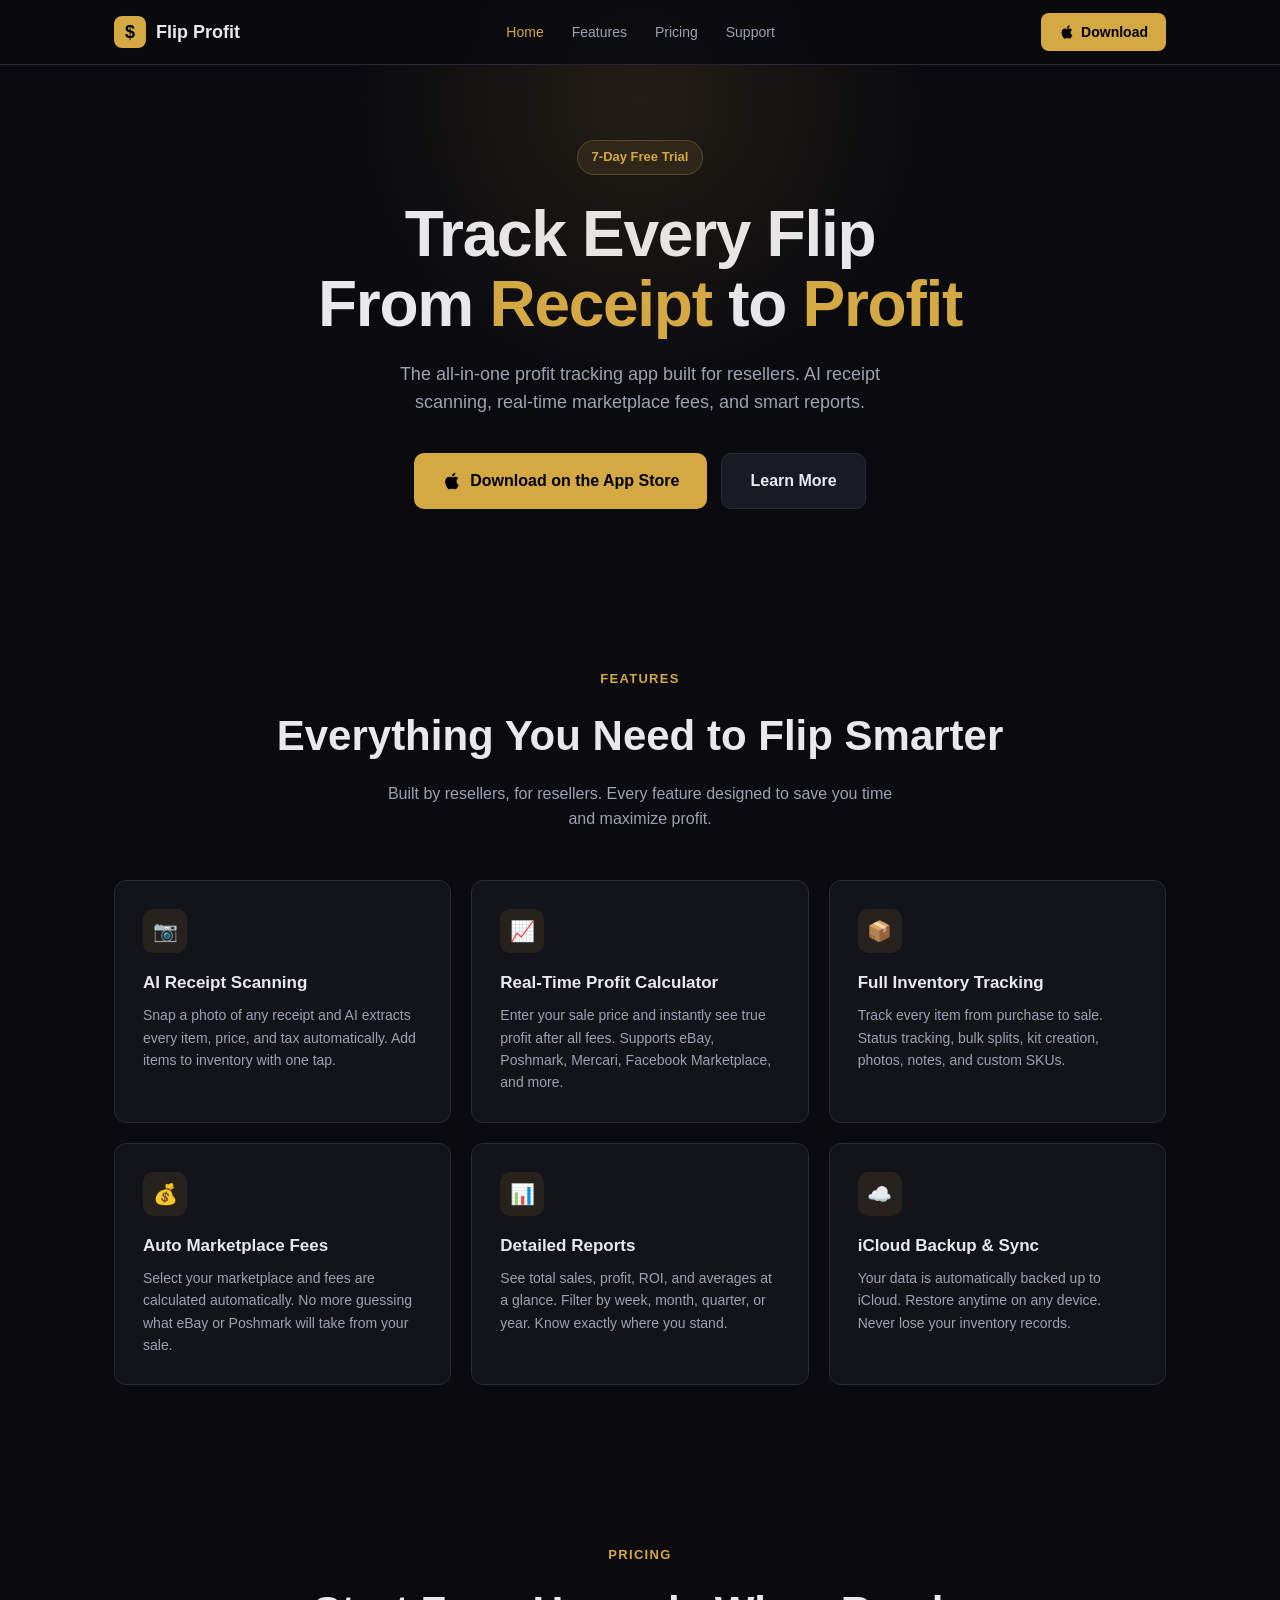
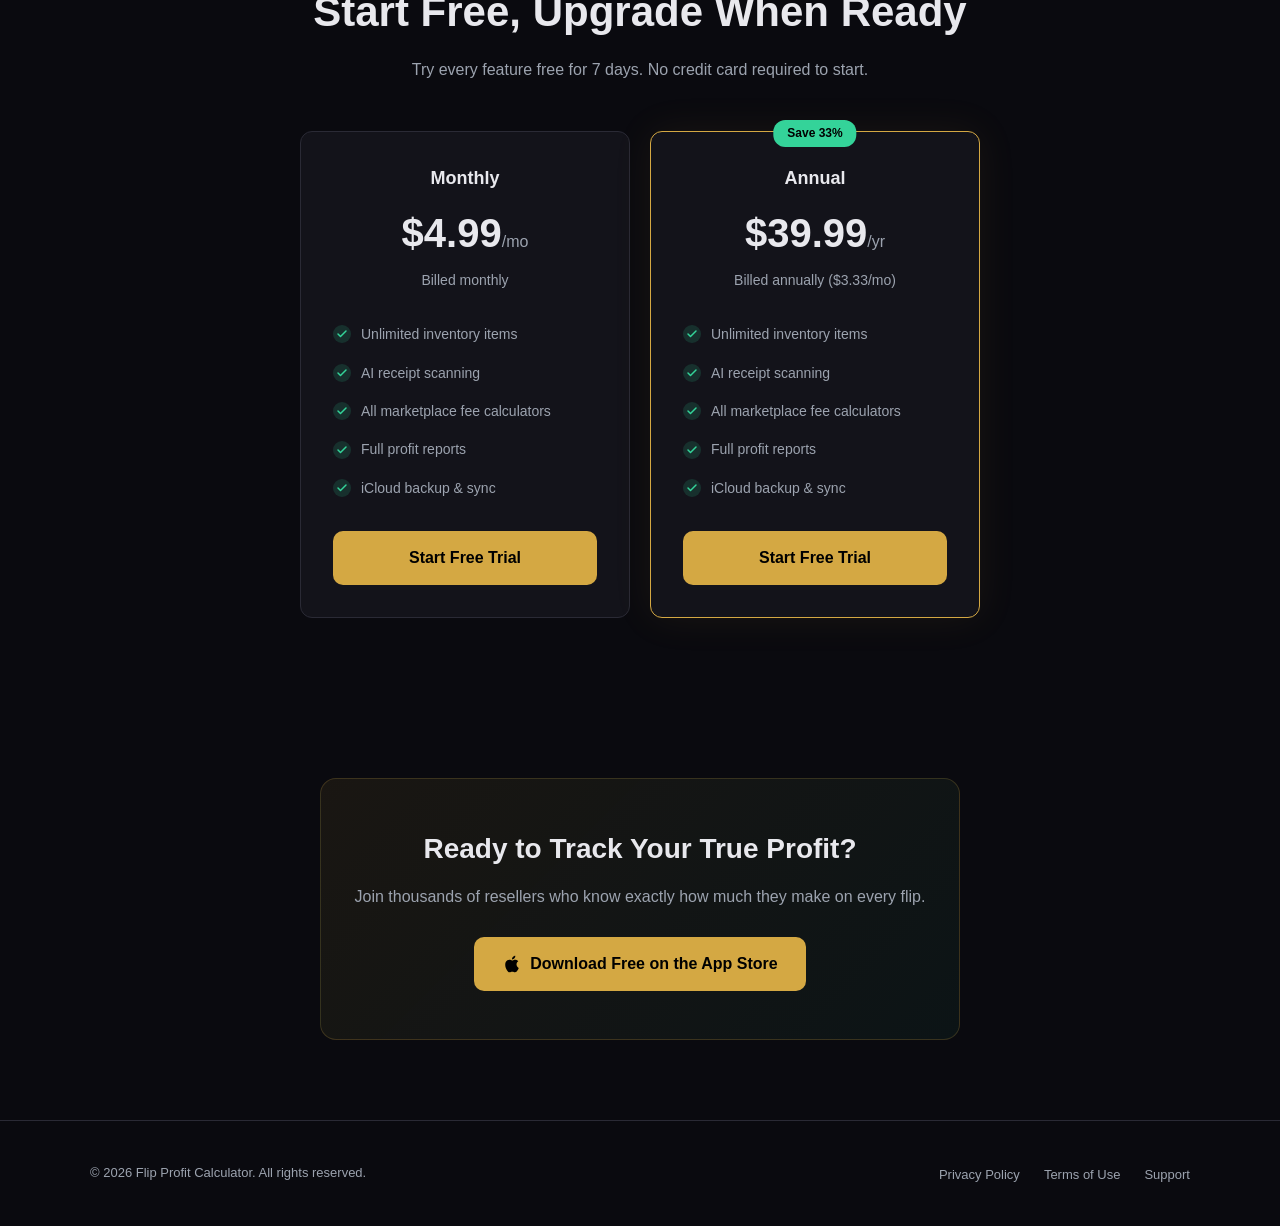
<file: index.html>
<!DOCTYPE html>
<html lang="en">
<head>
  <meta charset="UTF-8">
  <meta name="viewport" content="width=device-width, initial-scale=1.0">
  <title>Flip Profit Calculator - Track Every Flip From Receipt to Profit</title>
  <meta name="description" content="The all-in-one profit tracking app for resellers. AI receipt scanning, real-time eBay fees, inventory management, and smart reports. Available on iOS.">
  <meta name="keywords" content="profit calculator, reseller app, eBay fee calculator, inventory tracker, flip profit, reselling, Poshmark, Mercari">
  <meta name="author" content="Essential Dev Team">
  <meta name="robots" content="index, follow">
  <link rel="canonical" href="https://snrgwa-bot.github.io/flip-profit-calculator/">

  <!-- Open Graph -->
  <meta property="og:title" content="Flip Profit Calculator - Track Every Flip">
  <meta property="og:description" content="The all-in-one profit tracking app for resellers. AI receipt scanning, real-time marketplace fees, and smart reports.">
  <meta property="og:type" content="website">
  <meta property="og:url" content="https://snrgwa-bot.github.io/flip-profit-calculator/">

  <!-- Twitter -->
  <meta name="twitter:card" content="summary_large_image">
  <meta name="twitter:title" content="Flip Profit Calculator">
  <meta name="twitter:description" content="Track every flip from receipt to profit. AI receipt scanning & real-time fee calculation.">

  <link rel="stylesheet" href="assets/style.css">

  <!-- Structured Data -->
  <script type="application/ld+json">
  {
    "@context": "https://schema.org",
    "@type": "MobileApplication",
    "name": "Flip Profit Calculator",
    "operatingSystem": "iOS",
    "applicationCategory": "BusinessApplication",
    "offers": {
      "@type": "Offer",
      "price": "0",
      "priceCurrency": "USD"
    },
    "description": "The all-in-one profit tracking app for resellers. AI receipt scanning, real-time marketplace fees, inventory management, and smart reports.",
    "aggregateRating": {
      "@type": "AggregateRating",
      "ratingValue": "5",
      "ratingCount": "1"
    }
  }
  </script>
</head>
<body>

  <!-- NAV -->
  <nav class="nav" id="nav">
    <div class="nav-inner">
      <a href="index.html" class="nav-brand">
        <svg width="32" height="32" viewBox="0 0 32 32" fill="none"><rect width="32" height="32" rx="8" fill="#d4a843"/><text x="16" y="22" text-anchor="middle" font-size="18" font-weight="bold" fill="#000">$</text></svg>
        Flip Profit
      </a>
      <button class="nav-toggle" onclick="document.getElementById('nav').classList.toggle('open')" aria-label="Toggle menu">
        <svg width="24" height="24" viewBox="0 0 24 24" fill="none" stroke="currentColor" stroke-width="2"><line x1="3" y1="6" x2="21" y2="6"/><line x1="3" y1="12" x2="21" y2="12"/><line x1="3" y1="18" x2="21" y2="18"/></svg>
      </button>
      <ul class="nav-links">
        <li><a href="index.html" class="active">Home</a></li>
        <li><a href="#features">Features</a></li>
        <li><a href="#pricing">Pricing</a></li>
        <li><a href="support.html">Support</a></li>
      </ul>
      <div class="nav-cta-wrap">
        <a href="https://apps.apple.com/app/id6758547776" class="nav-cta">
          <svg viewBox="0 0 24 24" fill="currentColor"><path d="M18.71 19.5c-.83 1.24-1.71 2.45-3.05 2.47-1.34.03-1.77-.79-3.29-.79-1.53 0-2 .77-3.27.82-1.31.05-2.3-1.32-3.14-2.53C4.25 17 2.94 12.45 4.7 9.39c.87-1.52 2.43-2.48 4.12-2.51 1.28-.02 2.5.87 3.29.87.78 0 2.26-1.07 3.8-.91.65.03 2.47.26 3.64 1.98-.09.06-2.17 1.28-2.15 3.81.03 3.02 2.65 4.03 2.68 4.04-.03.07-.42 1.44-1.38 2.83"/><path d="M13 3.5c.73-.83 1.94-1.46 2.94-1.5.13 1.17-.34 2.35-1.04 3.19-.69.85-1.83 1.51-2.95 1.42-.15-1.15.41-2.35 1.05-3.11"/></svg>
          Download
        </a>
      </div>
    </div>
  </nav>

  <!-- HERO -->
  <section class="hero">
    <div class="hero-badge">7-Day Free Trial</div>
    <h1>Track Every Flip<br>From <span>Receipt</span> to <span>Profit</span></h1>
    <p>The all-in-one profit tracking app built for resellers. AI receipt scanning, real-time marketplace fees, and smart reports.</p>
    <div class="hero-buttons">
      <a href="https://apps.apple.com/app/id6758547776" class="btn-primary">
        <svg width="20" height="20" viewBox="0 0 24 24" fill="currentColor"><path d="M18.71 19.5c-.83 1.24-1.71 2.45-3.05 2.47-1.34.03-1.77-.79-3.29-.79-1.53 0-2 .77-3.27.82-1.31.05-2.3-1.32-3.14-2.53C4.25 17 2.94 12.45 4.7 9.39c.87-1.52 2.43-2.48 4.12-2.51 1.28-.02 2.5.87 3.29.87.78 0 2.26-1.07 3.8-.91.65.03 2.47.26 3.64 1.98-.09.06-2.17 1.28-2.15 3.81.03 3.02 2.65 4.03 2.68 4.04-.03.07-.42 1.44-1.38 2.83"/><path d="M13 3.5c.73-.83 1.94-1.46 2.94-1.5.13 1.17-.34 2.35-1.04 3.19-.69.85-1.83 1.51-2.95 1.42-.15-1.15.41-2.35 1.05-3.11"/></svg>
        Download on the App Store
      </a>
      <a href="#features" class="btn-secondary">Learn More</a>
    </div>
  </section>

  <!-- FEATURES -->
  <section class="features" id="features">
    <div class="section-label">Features</div>
    <h2 class="section-title">Everything You Need to Flip Smarter</h2>
    <p class="section-subtitle">Built by resellers, for resellers. Every feature designed to save you time and maximize profit.</p>

    <div class="features-grid">
      <div class="feature-card">
        <div class="feature-icon">&#128247;</div>
        <h3>AI Receipt Scanning</h3>
        <p>Snap a photo of any receipt and AI extracts every item, price, and tax automatically. Add items to inventory with one tap.</p>
      </div>
      <div class="feature-card">
        <div class="feature-icon">&#128200;</div>
        <h3>Real-Time Profit Calculator</h3>
        <p>Enter your sale price and instantly see true profit after all fees. Supports eBay, Poshmark, Mercari, Facebook Marketplace, and more.</p>
      </div>
      <div class="feature-card">
        <div class="feature-icon">&#128230;</div>
        <h3>Full Inventory Tracking</h3>
        <p>Track every item from purchase to sale. Status tracking, bulk splits, kit creation, photos, notes, and custom SKUs.</p>
      </div>
      <div class="feature-card">
        <div class="feature-icon">&#128176;</div>
        <h3>Auto Marketplace Fees</h3>
        <p>Select your marketplace and fees are calculated automatically. No more guessing what eBay or Poshmark will take from your sale.</p>
      </div>
      <div class="feature-card">
        <div class="feature-icon">&#128202;</div>
        <h3>Detailed Reports</h3>
        <p>See total sales, profit, ROI, and averages at a glance. Filter by week, month, quarter, or year. Know exactly where you stand.</p>
      </div>
      <div class="feature-card">
        <div class="feature-icon">&#9729;&#65039;</div>
        <h3>iCloud Backup & Sync</h3>
        <p>Your data is automatically backed up to iCloud. Restore anytime on any device. Never lose your inventory records.</p>
      </div>
    </div>
  </section>

  <!-- PRICING -->
  <section class="pricing" id="pricing">
    <div class="section-label">Pricing</div>
    <h2 class="section-title">Start Free, Upgrade When Ready</h2>
    <p class="section-subtitle">Try every feature free for 7 days. No credit card required to start.</p>

    <div class="pricing-cards">
      <div class="price-card">
        <h3>Monthly</h3>
        <div class="price-amount">$4.99<span>/mo</span></div>
        <div class="price-period">Billed monthly</div>
        <ul>
          <li>Unlimited inventory items</li>
          <li>AI receipt scanning</li>
          <li>All marketplace fee calculators</li>
          <li>Full profit reports</li>
          <li>iCloud backup & sync</li>
        </ul>
        <a href="https://apps.apple.com/app/id6758547776" class="btn-primary" style="width:100%;justify-content:center;">Start Free Trial</a>
      </div>
      <div class="price-card highlighted">
        <div class="price-badge">Save 33%</div>
        <h3>Annual</h3>
        <div class="price-amount">$39.99<span>/yr</span></div>
        <div class="price-period">Billed annually ($3.33/mo)</div>
        <ul>
          <li>Unlimited inventory items</li>
          <li>AI receipt scanning</li>
          <li>All marketplace fee calculators</li>
          <li>Full profit reports</li>
          <li>iCloud backup & sync</li>
        </ul>
        <a href="https://apps.apple.com/app/id6758547776" class="btn-primary" style="width:100%;justify-content:center;">Start Free Trial</a>
      </div>
    </div>
  </section>

  <!-- CTA -->
  <section class="cta-section">
    <div class="cta-box">
      <h2>Ready to Track Your True Profit?</h2>
      <p>Join thousands of resellers who know exactly how much they make on every flip.</p>
      <a href="https://apps.apple.com/app/id6758547776" class="btn-primary">
        <svg width="20" height="20" viewBox="0 0 24 24" fill="currentColor"><path d="M18.71 19.5c-.83 1.24-1.71 2.45-3.05 2.47-1.34.03-1.77-.79-3.29-.79-1.53 0-2 .77-3.27.82-1.31.05-2.3-1.32-3.14-2.53C4.25 17 2.94 12.45 4.7 9.39c.87-1.52 2.43-2.48 4.12-2.51 1.28-.02 2.5.87 3.29.87.78 0 2.26-1.07 3.8-.91.65.03 2.47.26 3.64 1.98-.09.06-2.17 1.28-2.15 3.81.03 3.02 2.65 4.03 2.68 4.04-.03.07-.42 1.44-1.38 2.83"/><path d="M13 3.5c.73-.83 1.94-1.46 2.94-1.5.13 1.17-.34 2.35-1.04 3.19-.69.85-1.83 1.51-2.95 1.42-.15-1.15.41-2.35 1.05-3.11"/></svg>
        Download Free on the App Store
      </a>
    </div>
  </section>

  <!-- FOOTER -->
  <footer class="footer">
    <div class="footer-inner">
      <div class="footer-copy">&copy; 2026 Flip Profit Calculator. All rights reserved.</div>
      <ul class="footer-links">
        <li><a href="privacy.html">Privacy Policy</a></li>
        <li><a href="terms.html">Terms of Use</a></li>
        <li><a href="support.html">Support</a></li>
      </ul>
    </div>
  </footer>

</body>
</html>
</file>
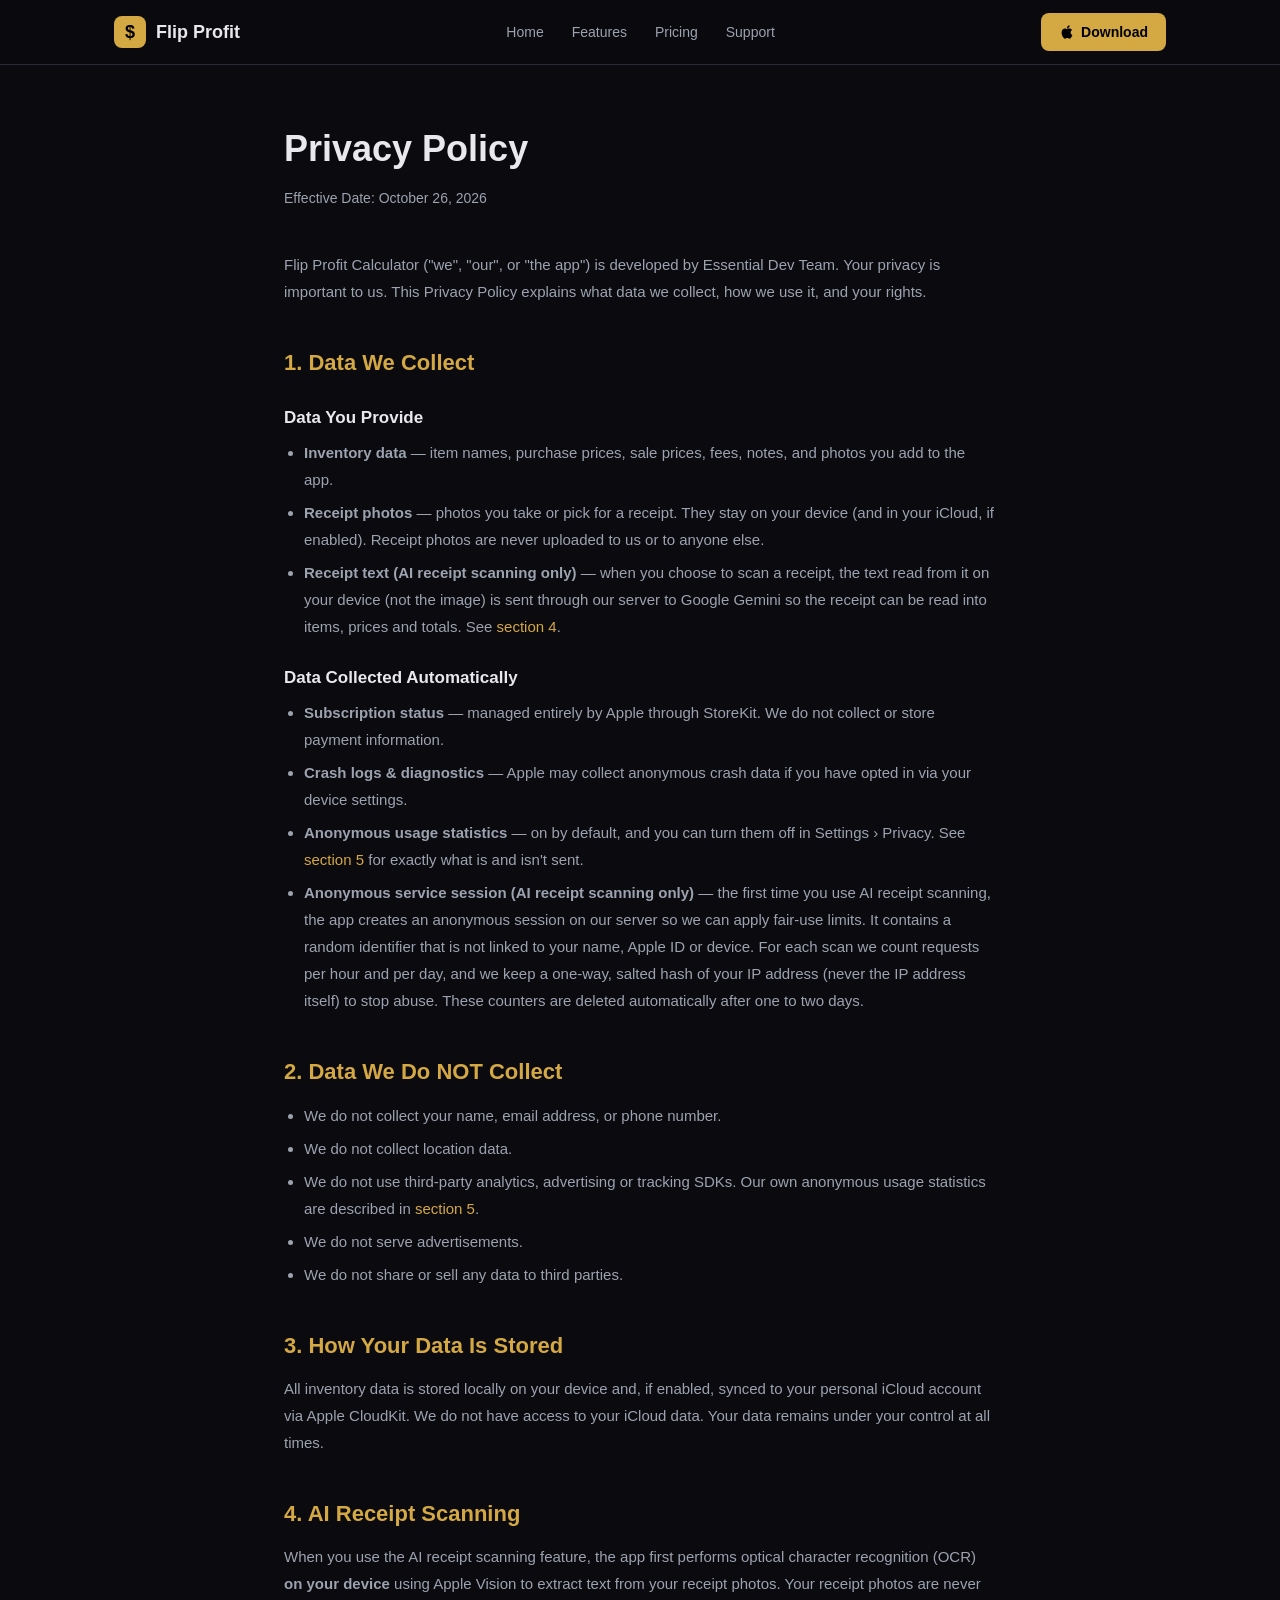
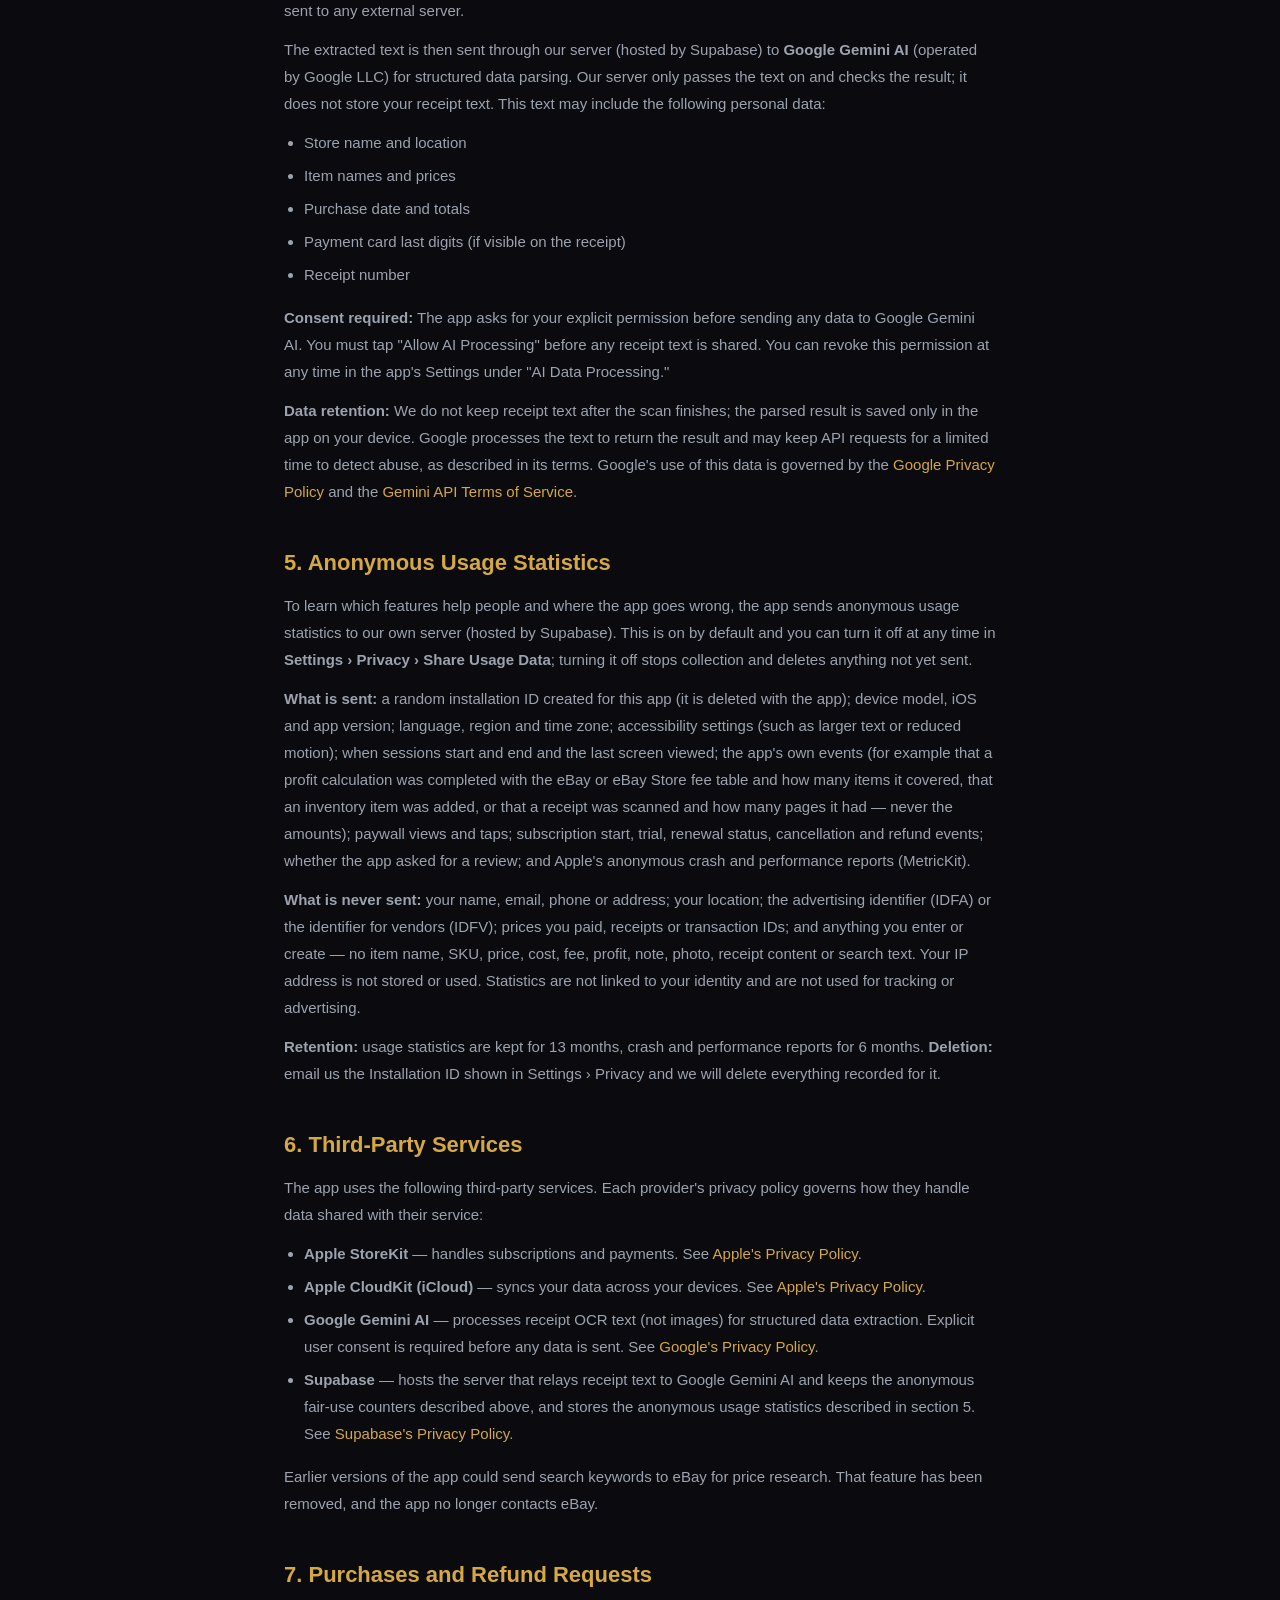
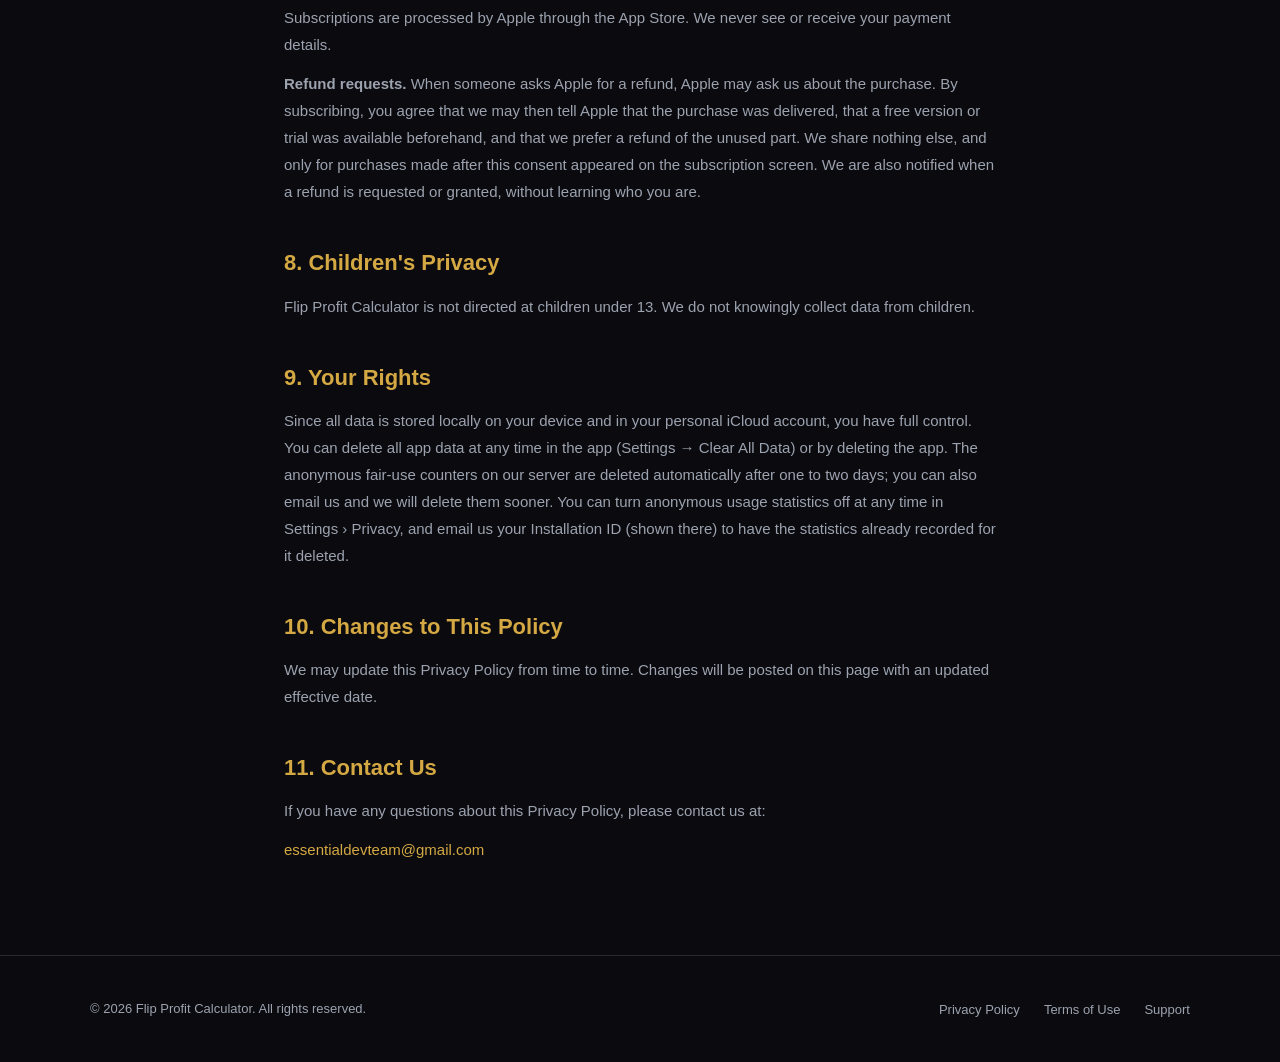
<file: privacy.html>
<!DOCTYPE html>
<html lang="en">
<head>
  <meta charset="UTF-8">
  <meta name="viewport" content="width=device-width, initial-scale=1.0">
  <title>Privacy Policy - Flip Profit Calculator</title>
  <meta name="description" content="Privacy Policy for Flip Profit Calculator. Learn how we handle your data with full transparency.">
  <meta name="robots" content="index, follow">
  <link rel="canonical" href="https://snrgwa-bot.github.io/flip-profit-calculator/privacy.html">
  <link rel="stylesheet" href="assets/style.css">
</head>
<body>

  <!-- NAV -->
  <nav class="nav" id="nav">
    <div class="nav-inner">
      <a href="index.html" class="nav-brand">
        <svg width="32" height="32" viewBox="0 0 32 32" fill="none"><rect width="32" height="32" rx="8" fill="#d4a843"/><text x="16" y="22" text-anchor="middle" font-size="18" font-weight="bold" fill="#000">$</text></svg>
        Flip Profit
      </a>
      <button class="nav-toggle" onclick="document.getElementById('nav').classList.toggle('open')" aria-label="Toggle menu">
        <svg width="24" height="24" viewBox="0 0 24 24" fill="none" stroke="currentColor" stroke-width="2"><line x1="3" y1="6" x2="21" y2="6"/><line x1="3" y1="12" x2="21" y2="12"/><line x1="3" y1="18" x2="21" y2="18"/></svg>
      </button>
      <ul class="nav-links">
        <li><a href="index.html">Home</a></li>
        <li><a href="index.html#features">Features</a></li>
        <li><a href="index.html#pricing">Pricing</a></li>
        <li><a href="support.html">Support</a></li>
      </ul>
      <div class="nav-cta-wrap">
        <a href="https://apps.apple.com/app/id6758547776" class="nav-cta">
          <svg viewBox="0 0 24 24" fill="currentColor"><path d="M18.71 19.5c-.83 1.24-1.71 2.45-3.05 2.47-1.34.03-1.77-.79-3.29-.79-1.53 0-2 .77-3.27.82-1.31.05-2.3-1.32-3.14-2.53C4.25 17 2.94 12.45 4.7 9.39c.87-1.52 2.43-2.48 4.12-2.51 1.28-.02 2.5.87 3.29.87.78 0 2.26-1.07 3.8-.91.65.03 2.47.26 3.64 1.98-.09.06-2.17 1.28-2.15 3.81.03 3.02 2.65 4.03 2.68 4.04-.03.07-.42 1.44-1.38 2.83"/><path d="M13 3.5c.73-.83 1.94-1.46 2.94-1.5.13 1.17-.34 2.35-1.04 3.19-.69.85-1.83 1.51-2.95 1.42-.15-1.15.41-2.35 1.05-3.11"/></svg>
          Download
        </a>
      </div>
    </div>
  </nav>

  <!-- CONTENT -->
  <main class="legal">
    <h1>Privacy Policy</h1>
    <p class="legal-date">Effective Date: October 26, 2026</p>

    <p>Flip Profit Calculator ("we", "our", or "the app") is developed by Essential Dev Team. Your privacy is important to us. This Privacy Policy explains what data we collect, how we use it, and your rights.</p>

    <h2>1. Data We Collect</h2>

    <h3>Data You Provide</h3>
    <ul>
      <li><strong>Inventory data</strong> &mdash; item names, purchase prices, sale prices, fees, notes, and photos you add to the app.</li>
      <li><strong>Receipt photos</strong> &mdash; photos you take or pick for a receipt. They stay on your device (and in your iCloud, if enabled). Receipt photos are never uploaded to us or to anyone else.</li>
      <li><strong>Receipt text (AI receipt scanning only)</strong> &mdash; when you choose to scan a receipt, the text read from it on your device (not the image) is sent through our server to Google Gemini so the receipt can be read into items, prices and totals. See <a href="#ai-scanning">section 4</a>.</li>
    </ul>

    <h3>Data Collected Automatically</h3>
    <ul>
      <li><strong>Subscription status</strong> &mdash; managed entirely by Apple through StoreKit. We do not collect or store payment information.</li>
      <li><strong>Crash logs &amp; diagnostics</strong> &mdash; Apple may collect anonymous crash data if you have opted in via your device settings.</li>
      <li><strong>Anonymous usage statistics</strong> &mdash; on by default, and you can turn them off in Settings &rsaquo; Privacy. See <a href="#usage">section 5</a> for exactly what is and isn't sent.</li>
      <li><strong>Anonymous service session (AI receipt scanning only)</strong> &mdash; the first time you use AI receipt scanning, the app creates an anonymous session on our server so we can apply fair-use limits. It contains a random identifier that is not linked to your name, Apple ID or device. For each scan we count requests per hour and per day, and we keep a one-way, salted hash of your IP address (never the IP address itself) to stop abuse. These counters are deleted automatically after one to two days.</li>
    </ul>

    <h2>2. Data We Do NOT Collect</h2>
    <ul>
      <li>We do not collect your name, email address, or phone number.</li>
      <li>We do not collect location data.</li>
      <li>We do not use third-party analytics, advertising or tracking SDKs. Our own anonymous usage statistics are described in <a href="#usage">section 5</a>.</li>
      <li>We do not serve advertisements.</li>
      <li>We do not share or sell any data to third parties.</li>
    </ul>

    <h2>3. How Your Data Is Stored</h2>
    <p>All inventory data is stored locally on your device and, if enabled, synced to your personal iCloud account via Apple CloudKit. We do not have access to your iCloud data. Your data remains under your control at all times.</p>

    <h2 id="ai-scanning">4. AI Receipt Scanning</h2>
    <p>When you use the AI receipt scanning feature, the app first performs optical character recognition (OCR) <strong>on your device</strong> using Apple Vision to extract text from your receipt photos. Your receipt photos are never sent to any external server.</p>
    <p>The extracted text is then sent through our server (hosted by Supabase) to <strong>Google Gemini AI</strong> (operated by Google LLC) for structured data parsing. Our server only passes the text on and checks the result; it does not store your receipt text. This text may include the following personal data:</p>
    <ul>
      <li>Store name and location</li>
      <li>Item names and prices</li>
      <li>Purchase date and totals</li>
      <li>Payment card last digits (if visible on the receipt)</li>
      <li>Receipt number</li>
    </ul>
    <p><strong>Consent required:</strong> The app asks for your explicit permission before sending any data to Google Gemini AI. You must tap "Allow AI Processing" before any receipt text is shared. You can revoke this permission at any time in the app's Settings under "AI Data Processing."</p>
    <p><strong>Data retention:</strong> We do not keep receipt text after the scan finishes; the parsed result is saved only in the app on your device. Google processes the text to return the result and may keep API requests for a limited time to detect abuse, as described in its terms. Google's use of this data is governed by the <a href="https://policies.google.com/privacy" target="_blank" rel="noopener">Google Privacy Policy</a> and the <a href="https://ai.google.dev/gemini-api/terms" target="_blank" rel="noopener">Gemini API Terms of Service</a>.</p>

    <h2 id="usage">5. Anonymous Usage Statistics</h2>
    <p>To learn which features help people and where the app goes wrong, the app sends anonymous usage statistics to our own server (hosted by Supabase). This is on by default and you can turn it off at any time in <strong>Settings &rsaquo; Privacy &rsaquo; Share Usage Data</strong>; turning it off stops collection and deletes anything not yet sent.</p>
    <p><strong>What is sent:</strong> a random installation ID created for this app (it is deleted with the app); device model, iOS and app version; language, region and time zone; accessibility settings (such as larger text or reduced motion); when sessions start and end and the last screen viewed; the app's own events (for example that a profit calculation was completed with the eBay or eBay Store fee table and how many items it covered, that an inventory item was added, or that a receipt was scanned and how many pages it had &mdash; never the amounts); paywall views and taps; subscription start, trial, renewal status, cancellation and refund events; whether the app asked for a review; and Apple's anonymous crash and performance reports (MetricKit).</p>
    <p><strong>What is never sent:</strong> your name, email, phone or address; your location; the advertising identifier (IDFA) or the identifier for vendors (IDFV); prices you paid, receipts or transaction IDs; and anything you enter or create &mdash; no item name, SKU, price, cost, fee, profit, note, photo, receipt content or search text. Your IP address is not stored or used. Statistics are not linked to your identity and are not used for tracking or advertising.</p>
    <p><strong>Retention:</strong> usage statistics are kept for 13 months, crash and performance reports for 6 months. <strong>Deletion:</strong> email us the Installation ID shown in Settings &rsaquo; Privacy and we will delete everything recorded for it.</p>

    <h2>6. Third-Party Services</h2>
    <p>The app uses the following third-party services. Each provider's privacy policy governs how they handle data shared with their service:</p>
    <ul>
      <li><strong>Apple StoreKit</strong> &mdash; handles subscriptions and payments. See <a href="https://www.apple.com/legal/privacy/" target="_blank" rel="noopener">Apple's Privacy Policy</a>.</li>
      <li><strong>Apple CloudKit (iCloud)</strong> &mdash; syncs your data across your devices. See <a href="https://www.apple.com/legal/privacy/" target="_blank" rel="noopener">Apple's Privacy Policy</a>.</li>
      <li><strong>Google Gemini AI</strong> &mdash; processes receipt OCR text (not images) for structured data extraction. Explicit user consent is required before any data is sent. See <a href="https://policies.google.com/privacy" target="_blank" rel="noopener">Google's Privacy Policy</a>.</li>
      <li><strong>Supabase</strong> &mdash; hosts the server that relays receipt text to Google Gemini AI and keeps the anonymous fair-use counters described above, and stores the anonymous usage statistics described in section 5. See <a href="https://supabase.com/privacy" target="_blank" rel="noopener">Supabase's Privacy Policy</a>.</li>
    </ul>
    <p>Earlier versions of the app could send search keywords to eBay for price research. That feature has been removed, and the app no longer contacts eBay.</p>

    <h2 id="refunds">7. Purchases and Refund Requests</h2>
    <p>Subscriptions are processed by Apple through the App Store. We never see or receive your payment details.</p>
    <p><strong>Refund requests.</strong> When someone asks Apple for a refund, Apple may ask us about the purchase. By subscribing, you agree that we may then tell Apple that the purchase was delivered, that a free version or trial was available beforehand, and that we prefer a refund of the unused part. We share nothing else, and only for purchases made after this consent appeared on the subscription screen. We are also notified when a refund is requested or granted, without learning who you are.</p>

    <h2>8. Children's Privacy</h2>
    <p>Flip Profit Calculator is not directed at children under 13. We do not knowingly collect data from children.</p>

    <h2>9. Your Rights</h2>
    <p>Since all data is stored locally on your device and in your personal iCloud account, you have full control. You can delete all app data at any time in the app (Settings &rarr; Clear All Data) or by deleting the app. The anonymous fair-use counters on our server are deleted automatically after one to two days; you can also email us and we will delete them sooner. You can turn anonymous usage statistics off at any time in Settings &rsaquo; Privacy, and email us your Installation ID (shown there) to have the statistics already recorded for it deleted.</p>

    <h2>10. Changes to This Policy</h2>
    <p>We may update this Privacy Policy from time to time. Changes will be posted on this page with an updated effective date.</p>

    <h2>11. Contact Us</h2>
    <p>If you have any questions about this Privacy Policy, please contact us at:</p>
    <p><a href="mailto:essentialdevteam@gmail.com">essentialdevteam@gmail.com</a></p>
  </main>

  <!-- FOOTER -->
  <footer class="footer">
    <div class="footer-inner">
      <div class="footer-copy">&copy; 2026 Flip Profit Calculator. All rights reserved.</div>
      <ul class="footer-links">
        <li><a href="privacy.html">Privacy Policy</a></li>
        <li><a href="terms.html">Terms of Use</a></li>
        <li><a href="support.html">Support</a></li>
      </ul>
    </div>
  </footer>

</body>
</html>
</file>
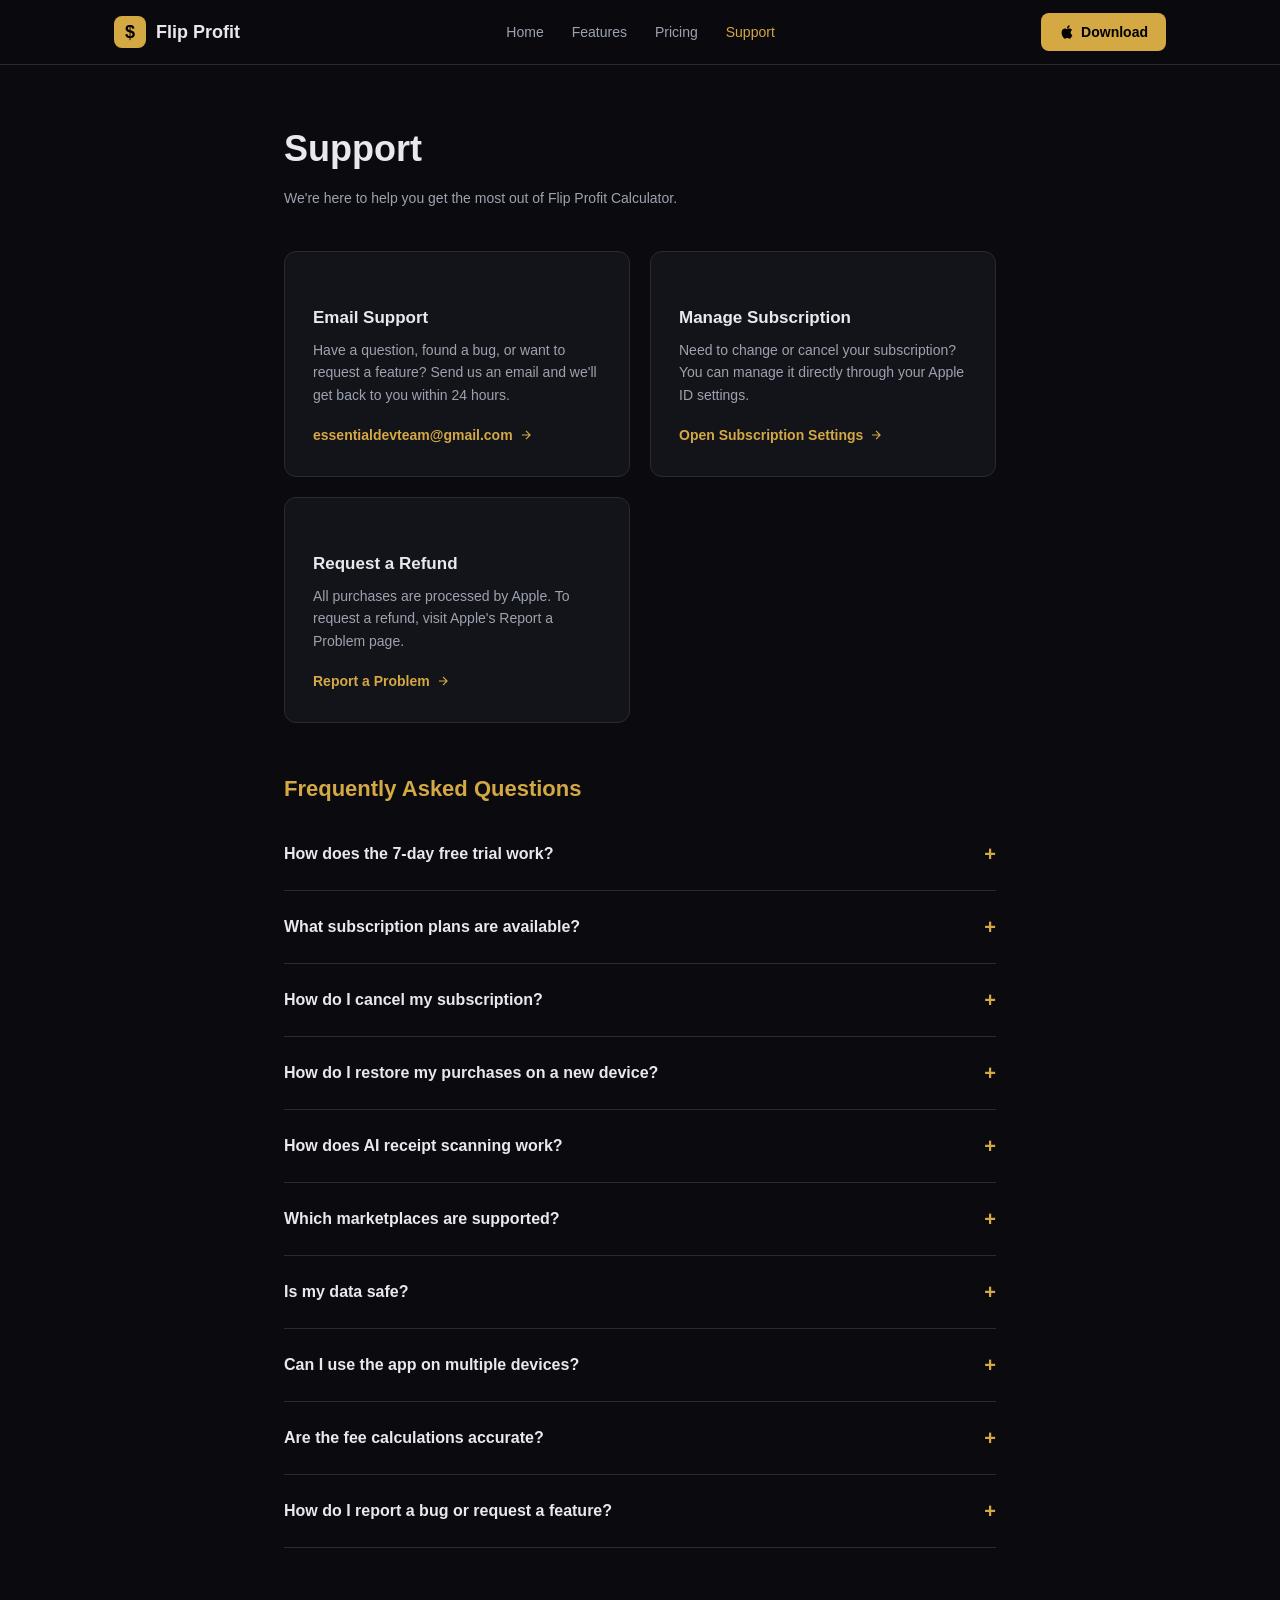
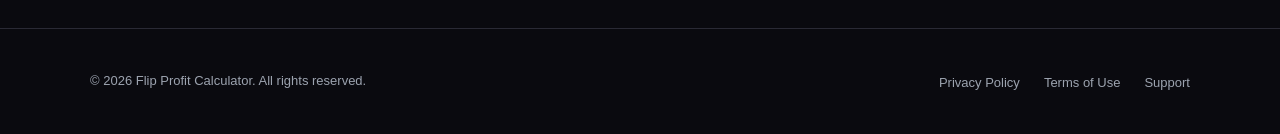
<file: support.html>
<!DOCTYPE html>
<html lang="en">
<head>
  <meta charset="UTF-8">
  <meta name="viewport" content="width=device-width, initial-scale=1.0">
  <title>Support - Flip Profit Calculator</title>
  <meta name="description" content="Get help with Flip Profit Calculator. Find answers to common questions, contact support, and manage your subscription.">
  <meta name="robots" content="index, follow">
  <link rel="canonical" href="https://snrgwa-bot.github.io/flip-profit-calculator/support.html">
  <link rel="stylesheet" href="assets/style.css">
</head>
<body>

  <!-- NAV -->
  <nav class="nav" id="nav">
    <div class="nav-inner">
      <a href="index.html" class="nav-brand">
        <svg width="32" height="32" viewBox="0 0 32 32" fill="none"><rect width="32" height="32" rx="8" fill="#d4a843"/><text x="16" y="22" text-anchor="middle" font-size="18" font-weight="bold" fill="#000">$</text></svg>
        Flip Profit
      </a>
      <button class="nav-toggle" onclick="document.getElementById('nav').classList.toggle('open')" aria-label="Toggle menu">
        <svg width="24" height="24" viewBox="0 0 24 24" fill="none" stroke="currentColor" stroke-width="2"><line x1="3" y1="6" x2="21" y2="6"/><line x1="3" y1="12" x2="21" y2="12"/><line x1="3" y1="18" x2="21" y2="18"/></svg>
      </button>
      <ul class="nav-links">
        <li><a href="index.html">Home</a></li>
        <li><a href="index.html#features">Features</a></li>
        <li><a href="index.html#pricing">Pricing</a></li>
        <li><a href="support.html" class="active">Support</a></li>
      </ul>
      <div class="nav-cta-wrap">
        <a href="https://apps.apple.com/app/id6758547776" class="nav-cta">
          <svg viewBox="0 0 24 24" fill="currentColor"><path d="M18.71 19.5c-.83 1.24-1.71 2.45-3.05 2.47-1.34.03-1.77-.79-3.29-.79-1.53 0-2 .77-3.27.82-1.31.05-2.3-1.32-3.14-2.53C4.25 17 2.94 12.45 4.7 9.39c.87-1.52 2.43-2.48 4.12-2.51 1.28-.02 2.5.87 3.29.87.78 0 2.26-1.07 3.8-.91.65.03 2.47.26 3.64 1.98-.09.06-2.17 1.28-2.15 3.81.03 3.02 2.65 4.03 2.68 4.04-.03.07-.42 1.44-1.38 2.83"/><path d="M13 3.5c.73-.83 1.94-1.46 2.94-1.5.13 1.17-.34 2.35-1.04 3.19-.69.85-1.83 1.51-2.95 1.42-.15-1.15.41-2.35 1.05-3.11"/></svg>
          Download
        </a>
      </div>
    </div>
  </nav>

  <!-- CONTENT -->
  <main class="legal">
    <h1>Support</h1>
    <p class="legal-date">We're here to help you get the most out of Flip Profit Calculator.</p>

    <div class="support-grid">
      <div class="support-card">
        <h3>Email Support</h3>
        <p>Have a question, found a bug, or want to request a feature? Send us an email and we'll get back to you within 24 hours.</p>
        <a href="mailto:essentialdevteam@gmail.com" class="support-link">
          essentialdevteam@gmail.com
          <svg width="14" height="14" viewBox="0 0 24 24" fill="none" stroke="currentColor" stroke-width="2"><path d="M5 12h14M12 5l7 7-7 7"/></svg>
        </a>
      </div>
      <div class="support-card">
        <h3>Manage Subscription</h3>
        <p>Need to change or cancel your subscription? You can manage it directly through your Apple ID settings.</p>
        <a href="https://apps.apple.com/account/subscriptions" class="support-link">
          Open Subscription Settings
          <svg width="14" height="14" viewBox="0 0 24 24" fill="none" stroke="currentColor" stroke-width="2"><path d="M5 12h14M12 5l7 7-7 7"/></svg>
        </a>
      </div>
      <div class="support-card">
        <h3>Request a Refund</h3>
        <p>All purchases are processed by Apple. To request a refund, visit Apple's Report a Problem page.</p>
        <a href="https://reportaproblem.apple.com/" class="support-link">
          Report a Problem
          <svg width="14" height="14" viewBox="0 0 24 24" fill="none" stroke="currentColor" stroke-width="2"><path d="M5 12h14M12 5l7 7-7 7"/></svg>
        </a>
      </div>
    </div>

    <!-- FAQ -->
    <div class="faq">
      <h2>Frequently Asked Questions</h2>

      <details class="faq-item">
        <summary>How does the 7-day free trial work?</summary>
        <div class="faq-answer">
          <p>Both the Monthly and Annual plans start with a 7-day free trial for new subscribers. The trial is provided by Apple through the App Store: you choose a plan, confirm with your Apple ID, and you won't be charged until the 7 days are over. To avoid being charged, cancel at least 24 hours before the trial ends in Settings &rarr; your name &rarr; Subscriptions. Apple decides who is eligible; people who have already had a trial or subscription may not see it again.</p>
        </div>
      </details>

      <details class="faq-item">
        <summary>What subscription plans are available?</summary>
        <div class="faq-answer">
          <p>We offer two plans: <strong>Monthly</strong> at $4.99/month and <strong>Annual</strong> at $39.99/year (equivalent to $3.33/month, saving you 33%). Both plans include all features with no limitations.</p>
        </div>
      </details>

      <details class="faq-item">
        <summary>How do I cancel my subscription?</summary>
        <div class="faq-answer">
          <p>Open your iPhone Settings > tap your name at the top > Subscriptions > Flip Profit Calculator > Cancel Subscription. Your access continues until the end of the current billing period.</p>
        </div>
      </details>

      <details class="faq-item">
        <summary>How do I restore my purchases on a new device?</summary>
        <div class="faq-answer">
          <p>Open the app, go to Settings > Subscription > Restore Purchases. Make sure you're signed in with the same Apple ID you used for the original purchase. Your subscription will be restored automatically.</p>
        </div>
      </details>

      <details class="faq-item">
        <summary>How does AI receipt scanning work?</summary>
        <div class="faq-answer">
          <p>Take a photo of any receipt and our AI extracts every item, price, and tax amount automatically. You can then add items directly to your inventory with one tap. The AI works with printed receipts from any store.</p>
        </div>
      </details>

      <details class="faq-item">
        <summary>Which marketplaces are supported?</summary>
        <div class="faq-answer">
          <p>Flip Profit Calculator supports eBay, Poshmark, Mercari, Facebook Marketplace, OfferUp, Depop, Kidizen, Whatnot, Vestaire Collective, Grailed, and custom fee entries for any other platform.</p>
        </div>
      </details>

      <details class="faq-item">
        <summary>Is my data safe?</summary>
        <div class="faq-answer">
          <p>Yes. All your inventory data is stored locally on your device and synced securely to your personal iCloud account. We never have access to your data. Your inventory, prices and receipts never leave your phone, with one exception: the text of a receipt when you choose AI receipt scanning (after you allow it), which goes through our server to Google Gemini to be read and isn't kept. Receipt photos never leave your device. The app also sends anonymous usage statistics (never a figure or anything you enter) to help us improve it; you can turn them off in Settings &rsaquo; Privacy &rsaquo; Share Usage Data. See our <a href="privacy.html">Privacy Policy</a> for full details.</p>
        </div>
      </details>

      <details class="faq-item">
        <summary>Can I use the app on multiple devices?</summary>
        <div class="faq-answer">
          <p>Yes. With iCloud sync enabled, your inventory and data syncs across all your iOS devices signed in with the same Apple ID. Your subscription also applies to all devices under the same Apple ID.</p>
        </div>
      </details>

      <details class="faq-item">
        <summary>Are the fee calculations accurate?</summary>
        <div class="faq-answer">
          <p>We keep marketplace fee structures up to date, but fees can change at any time. We recommend double-checking with the marketplace if you notice a discrepancy. You can also enter custom fees for any transaction.</p>
        </div>
      </details>

      <details class="faq-item">
        <summary>How do I report a bug or request a feature?</summary>
        <div class="faq-answer">
          <p>Send us an email at <a href="mailto:essentialdevteam@gmail.com">essentialdevteam@gmail.com</a> with details about the issue or your feature idea. We read every message and actively incorporate user feedback into updates.</p>
        </div>
      </details>
    </div>
  </main>

  <!-- FOOTER -->
  <footer class="footer">
    <div class="footer-inner">
      <div class="footer-copy">&copy; 2026 Flip Profit Calculator. All rights reserved.</div>
      <ul class="footer-links">
        <li><a href="privacy.html">Privacy Policy</a></li>
        <li><a href="terms.html">Terms of Use</a></li>
        <li><a href="support.html">Support</a></li>
      </ul>
    </div>
  </footer>

</body>
</html>
</file>
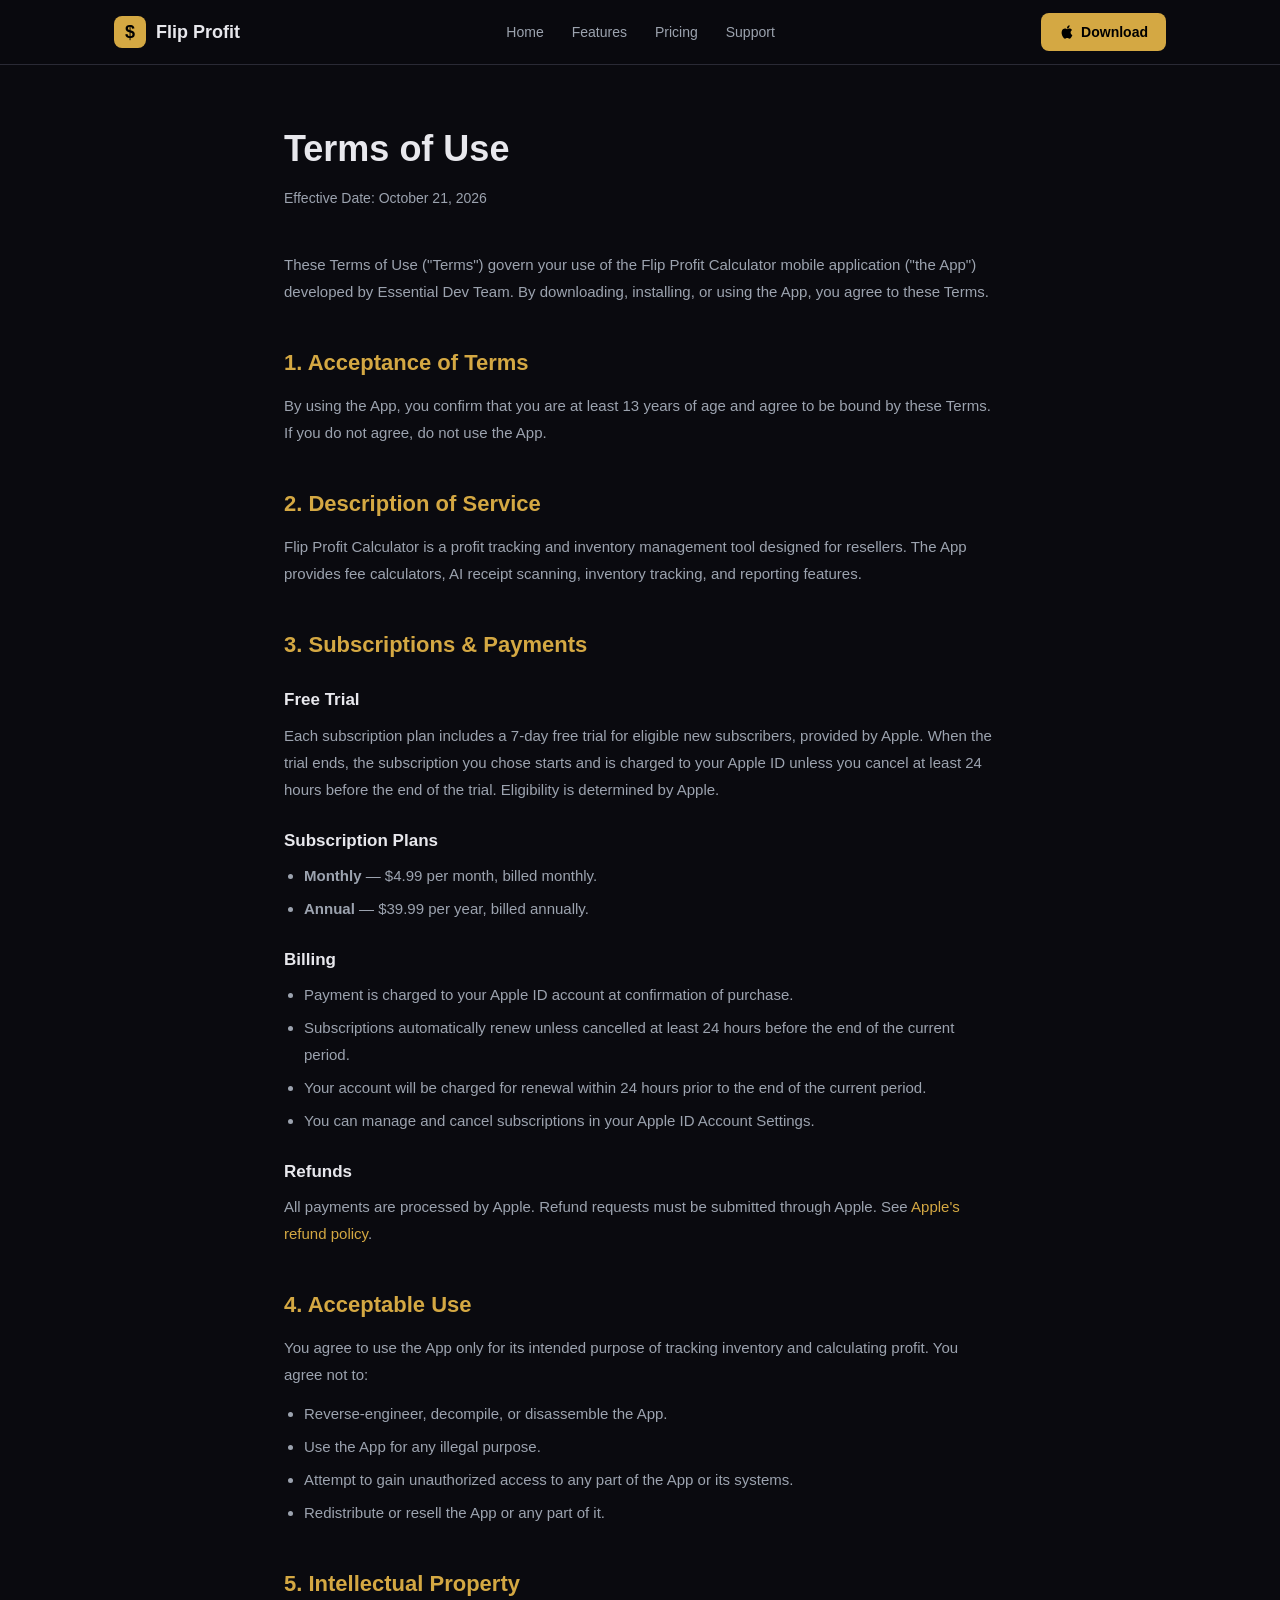
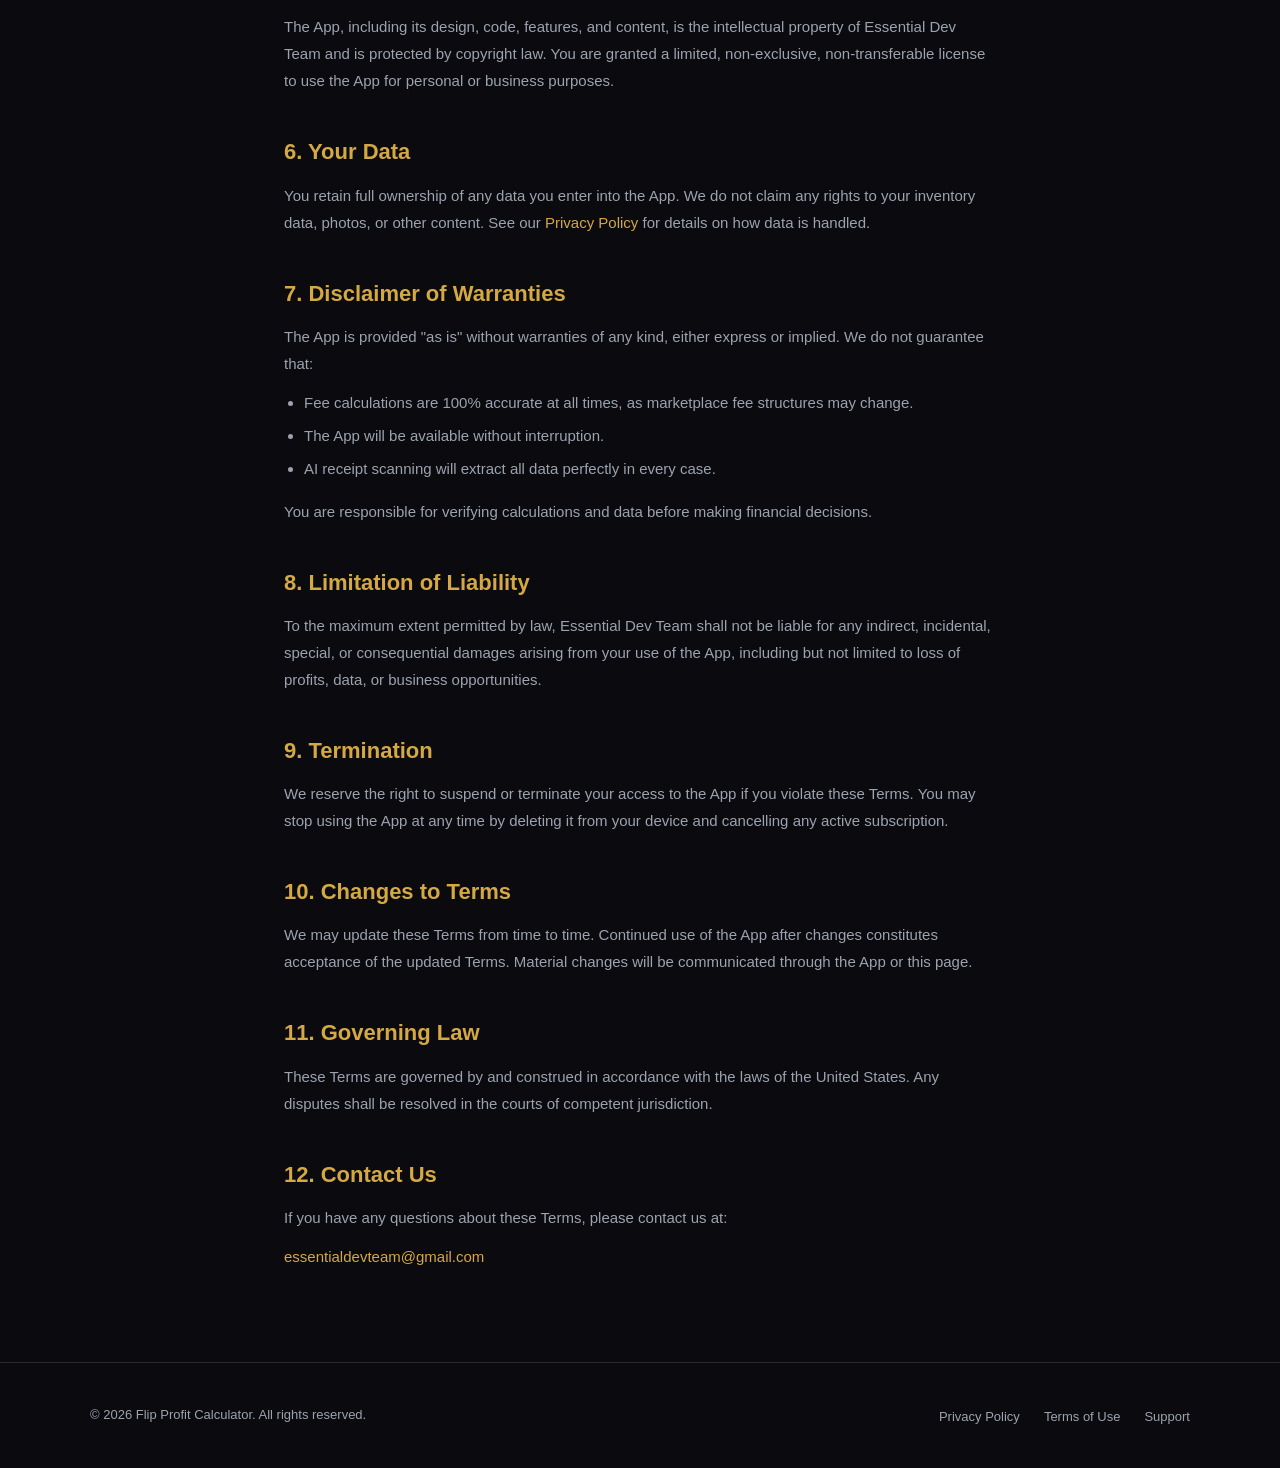
<file: terms.html>
<!DOCTYPE html>
<html lang="en">
<head>
  <meta charset="UTF-8">
  <meta name="viewport" content="width=device-width, initial-scale=1.0">
  <title>Terms of Use - Flip Profit Calculator</title>
  <meta name="description" content="Terms of Use for Flip Profit Calculator. Read the terms and conditions for using our reseller profit tracking app.">
  <meta name="robots" content="index, follow">
  <link rel="canonical" href="https://snrgwa-bot.github.io/flip-profit-calculator/terms.html">
  <link rel="stylesheet" href="assets/style.css">
</head>
<body>

  <!-- NAV -->
  <nav class="nav" id="nav">
    <div class="nav-inner">
      <a href="index.html" class="nav-brand">
        <svg width="32" height="32" viewBox="0 0 32 32" fill="none"><rect width="32" height="32" rx="8" fill="#d4a843"/><text x="16" y="22" text-anchor="middle" font-size="18" font-weight="bold" fill="#000">$</text></svg>
        Flip Profit
      </a>
      <button class="nav-toggle" onclick="document.getElementById('nav').classList.toggle('open')" aria-label="Toggle menu">
        <svg width="24" height="24" viewBox="0 0 24 24" fill="none" stroke="currentColor" stroke-width="2"><line x1="3" y1="6" x2="21" y2="6"/><line x1="3" y1="12" x2="21" y2="12"/><line x1="3" y1="18" x2="21" y2="18"/></svg>
      </button>
      <ul class="nav-links">
        <li><a href="index.html">Home</a></li>
        <li><a href="index.html#features">Features</a></li>
        <li><a href="index.html#pricing">Pricing</a></li>
        <li><a href="support.html">Support</a></li>
      </ul>
      <div class="nav-cta-wrap">
        <a href="https://apps.apple.com/app/id6758547776" class="nav-cta">
          <svg viewBox="0 0 24 24" fill="currentColor"><path d="M18.71 19.5c-.83 1.24-1.71 2.45-3.05 2.47-1.34.03-1.77-.79-3.29-.79-1.53 0-2 .77-3.27.82-1.31.05-2.3-1.32-3.14-2.53C4.25 17 2.94 12.45 4.7 9.39c.87-1.52 2.43-2.48 4.12-2.51 1.28-.02 2.5.87 3.29.87.78 0 2.26-1.07 3.8-.91.65.03 2.47.26 3.64 1.98-.09.06-2.17 1.28-2.15 3.81.03 3.02 2.65 4.03 2.68 4.04-.03.07-.42 1.44-1.38 2.83"/><path d="M13 3.5c.73-.83 1.94-1.46 2.94-1.5.13 1.17-.34 2.35-1.04 3.19-.69.85-1.83 1.51-2.95 1.42-.15-1.15.41-2.35 1.05-3.11"/></svg>
          Download
        </a>
      </div>
    </div>
  </nav>

  <!-- CONTENT -->
  <main class="legal">
    <h1>Terms of Use</h1>
    <p class="legal-date">Effective Date: October 21, 2026</p>

    <p>These Terms of Use ("Terms") govern your use of the Flip Profit Calculator mobile application ("the App") developed by Essential Dev Team. By downloading, installing, or using the App, you agree to these Terms.</p>

    <h2>1. Acceptance of Terms</h2>
    <p>By using the App, you confirm that you are at least 13 years of age and agree to be bound by these Terms. If you do not agree, do not use the App.</p>

    <h2>2. Description of Service</h2>
    <p>Flip Profit Calculator is a profit tracking and inventory management tool designed for resellers. The App provides fee calculators, AI receipt scanning, inventory tracking, and reporting features.</p>

    <h2>3. Subscriptions &amp; Payments</h2>

    <h3>Free Trial</h3>
    <p>Each subscription plan includes a 7-day free trial for eligible new subscribers, provided by Apple. When the trial ends, the subscription you chose starts and is charged to your Apple ID unless you cancel at least 24 hours before the end of the trial. Eligibility is determined by Apple.</p>

    <h3>Subscription Plans</h3>
    <ul>
      <li><strong>Monthly</strong> &mdash; $4.99 per month, billed monthly.</li>
      <li><strong>Annual</strong> &mdash; $39.99 per year, billed annually.</li>
    </ul>

    <h3>Billing</h3>
    <ul>
      <li>Payment is charged to your Apple ID account at confirmation of purchase.</li>
      <li>Subscriptions automatically renew unless cancelled at least 24 hours before the end of the current period.</li>
      <li>Your account will be charged for renewal within 24 hours prior to the end of the current period.</li>
      <li>You can manage and cancel subscriptions in your Apple ID Account Settings.</li>
    </ul>

    <h3>Refunds</h3>
    <p>All payments are processed by Apple. Refund requests must be submitted through Apple. See <a href="https://support.apple.com/en-us/HT204084" target="_blank" rel="noopener">Apple's refund policy</a>.</p>

    <h2>4. Acceptable Use</h2>
    <p>You agree to use the App only for its intended purpose of tracking inventory and calculating profit. You agree not to:</p>
    <ul>
      <li>Reverse-engineer, decompile, or disassemble the App.</li>
      <li>Use the App for any illegal purpose.</li>
      <li>Attempt to gain unauthorized access to any part of the App or its systems.</li>
      <li>Redistribute or resell the App or any part of it.</li>
    </ul>

    <h2>5. Intellectual Property</h2>
    <p>The App, including its design, code, features, and content, is the intellectual property of Essential Dev Team and is protected by copyright law. You are granted a limited, non-exclusive, non-transferable license to use the App for personal or business purposes.</p>

    <h2>6. Your Data</h2>
    <p>You retain full ownership of any data you enter into the App. We do not claim any rights to your inventory data, photos, or other content. See our <a href="privacy.html">Privacy Policy</a> for details on how data is handled.</p>

    <h2>7. Disclaimer of Warranties</h2>
    <p>The App is provided "as is" without warranties of any kind, either express or implied. We do not guarantee that:</p>
    <ul>
      <li>Fee calculations are 100% accurate at all times, as marketplace fee structures may change.</li>
      <li>The App will be available without interruption.</li>
      <li>AI receipt scanning will extract all data perfectly in every case.</li>
    </ul>
    <p>You are responsible for verifying calculations and data before making financial decisions.</p>

    <h2>8. Limitation of Liability</h2>
    <p>To the maximum extent permitted by law, Essential Dev Team shall not be liable for any indirect, incidental, special, or consequential damages arising from your use of the App, including but not limited to loss of profits, data, or business opportunities.</p>

    <h2>9. Termination</h2>
    <p>We reserve the right to suspend or terminate your access to the App if you violate these Terms. You may stop using the App at any time by deleting it from your device and cancelling any active subscription.</p>

    <h2>10. Changes to Terms</h2>
    <p>We may update these Terms from time to time. Continued use of the App after changes constitutes acceptance of the updated Terms. Material changes will be communicated through the App or this page.</p>

    <h2>11. Governing Law</h2>
    <p>These Terms are governed by and construed in accordance with the laws of the United States. Any disputes shall be resolved in the courts of competent jurisdiction.</p>

    <h2>12. Contact Us</h2>
    <p>If you have any questions about these Terms, please contact us at:</p>
    <p><a href="mailto:essentialdevteam@gmail.com">essentialdevteam@gmail.com</a></p>
  </main>

  <!-- FOOTER -->
  <footer class="footer">
    <div class="footer-inner">
      <div class="footer-copy">&copy; 2026 Flip Profit Calculator. All rights reserved.</div>
      <ul class="footer-links">
        <li><a href="privacy.html">Privacy Policy</a></li>
        <li><a href="terms.html">Terms of Use</a></li>
        <li><a href="support.html">Support</a></li>
      </ul>
    </div>
  </footer>

</body>
</html>
</file>
<file: assets/style.css>
/* ===== RESET & BASE ===== */
*, *::before, *::after { box-sizing: border-box; margin: 0; padding: 0; }

:root {
  --bg: #0a0a0f;
  --bg-card: #13131a;
  --bg-elevated: #1a1a24;
  --gold: #d4a843;
  --gold-light: #e8c36a;
  --green: #34d399;
  --text: #e8e8ed;
  --text-secondary: #9ca3af;
  --border: #2a2a35;
  --radius: 12px;
  --max-w: 1100px;
}

html { scroll-behavior: smooth; }

body {
  font-family: -apple-system, BlinkMacSystemFont, 'SF Pro Display', 'Segoe UI', Roboto, sans-serif;
  background: var(--bg);
  color: var(--text);
  line-height: 1.6;
  -webkit-font-smoothing: antialiased;
}

a { color: var(--gold); text-decoration: none; transition: color .2s; }
a:hover { color: var(--gold-light); }

img { max-width: 100%; display: block; }

/* ===== NAV ===== */
.nav {
  position: fixed; top: 0; left: 0; right: 0; z-index: 100;
  background: rgba(10,10,15,.85);
  backdrop-filter: blur(16px);
  -webkit-backdrop-filter: blur(16px);
  border-bottom: 1px solid var(--border);
}
.nav-inner {
  max-width: var(--max-w);
  margin: 0 auto;
  padding: 0 24px;
  height: 64px;
  display: flex;
  align-items: center;
  justify-content: space-between;
}
.nav-brand {
  display: flex;
  align-items: center;
  gap: 10px;
  font-size: 18px;
  font-weight: 700;
  color: var(--text);
}
.nav-brand img {
  width: 32px;
  height: 32px;
  border-radius: 8px;
}
.nav-links { display: flex; gap: 28px; list-style: none; }
.nav-links a {
  color: var(--text-secondary);
  font-size: 14px;
  font-weight: 500;
  transition: color .2s;
}
.nav-links a:hover, .nav-links a.active { color: var(--gold); }

.nav-cta {
  display: inline-flex;
  align-items: center;
  gap: 6px;
  padding: 8px 18px;
  background: var(--gold);
  color: #000;
  font-size: 14px;
  font-weight: 600;
  border-radius: 8px;
  transition: background .2s;
}
.nav-cta:hover { background: var(--gold-light); color: #000; }
.nav-cta svg { width: 16px; height: 16px; }

/* Mobile nav */
.nav-toggle { display: none; background: none; border: none; color: var(--text); cursor: pointer; }
@media (max-width: 768px) {
  .nav-toggle { display: block; }
  .nav-links, .nav-cta-wrap { display: none; }
  .nav.open .nav-links {
    display: flex;
    flex-direction: column;
    position: absolute;
    top: 64px; left: 0; right: 0;
    background: var(--bg-card);
    padding: 16px 24px;
    border-bottom: 1px solid var(--border);
  }
  .nav.open .nav-cta-wrap {
    display: block;
    position: absolute;
    top: calc(64px + 140px); left: 0; right: 0;
    background: var(--bg-card);
    padding: 0 24px 16px;
    border-bottom: 1px solid var(--border);
  }
}

/* ===== HERO ===== */
.hero {
  padding: 140px 24px 80px;
  text-align: center;
  position: relative;
  overflow: hidden;
}
.hero::before {
  content: '';
  position: absolute;
  top: -200px; left: 50%; transform: translateX(-50%);
  width: 600px; height: 600px;
  background: radial-gradient(circle, rgba(212,168,67,.12) 0%, transparent 70%);
  pointer-events: none;
}
.hero-badge {
  display: inline-flex;
  align-items: center;
  gap: 6px;
  padding: 6px 14px;
  background: rgba(212,168,67,.1);
  border: 1px solid rgba(212,168,67,.25);
  border-radius: 20px;
  font-size: 13px;
  font-weight: 600;
  color: var(--gold);
  margin-bottom: 24px;
}
.hero h1 {
  font-size: clamp(36px, 6vw, 64px);
  font-weight: 800;
  line-height: 1.1;
  letter-spacing: -0.02em;
  margin-bottom: 20px;
}
.hero h1 span { color: var(--gold); }
.hero p {
  font-size: 18px;
  color: var(--text-secondary);
  max-width: 560px;
  margin: 0 auto 36px;
}
.hero-buttons { display: flex; gap: 14px; justify-content: center; flex-wrap: wrap; }
.btn-primary {
  display: inline-flex;
  align-items: center;
  gap: 8px;
  padding: 14px 28px;
  background: var(--gold);
  color: #000;
  font-size: 16px;
  font-weight: 700;
  border-radius: 10px;
  transition: all .2s;
}
.btn-primary:hover { background: var(--gold-light); color: #000; transform: translateY(-1px); }
.btn-primary svg { width: 20px; height: 20px; }
.btn-secondary {
  display: inline-flex;
  align-items: center;
  gap: 8px;
  padding: 14px 28px;
  background: var(--bg-elevated);
  color: var(--text);
  font-size: 16px;
  font-weight: 600;
  border-radius: 10px;
  border: 1px solid var(--border);
  transition: all .2s;
}
.btn-secondary:hover { border-color: var(--gold); color: var(--gold); }

/* ===== FEATURES ===== */
.features {
  max-width: var(--max-w);
  margin: 0 auto;
  padding: 80px 24px;
}
.section-label {
  text-align: center;
  font-size: 13px;
  font-weight: 700;
  text-transform: uppercase;
  letter-spacing: 0.1em;
  color: var(--gold);
  margin-bottom: 12px;
}
.section-title {
  text-align: center;
  font-size: clamp(28px, 4vw, 42px);
  font-weight: 800;
  margin-bottom: 12px;
}
.section-subtitle {
  text-align: center;
  color: var(--text-secondary);
  font-size: 16px;
  max-width: 520px;
  margin: 0 auto 48px;
}
.features-grid {
  display: grid;
  grid-template-columns: repeat(auto-fit, minmax(300px, 1fr));
  gap: 20px;
}
.feature-card {
  padding: 28px;
  background: var(--bg-card);
  border: 1px solid var(--border);
  border-radius: var(--radius);
  transition: border-color .2s, transform .2s;
}
.feature-card:hover { border-color: rgba(212,168,67,.3); transform: translateY(-2px); }
.feature-icon {
  width: 44px; height: 44px;
  display: flex;
  align-items: center;
  justify-content: center;
  background: rgba(212,168,67,.1);
  border-radius: 10px;
  margin-bottom: 16px;
  font-size: 20px;
}
.feature-card h3 { font-size: 17px; font-weight: 700; margin-bottom: 8px; }
.feature-card p { font-size: 14px; color: var(--text-secondary); line-height: 1.6; }

/* ===== PRICING ===== */
.pricing {
  max-width: var(--max-w);
  margin: 0 auto;
  padding: 80px 24px;
}
.pricing-cards {
  display: grid;
  grid-template-columns: repeat(auto-fit, minmax(280px, 1fr));
  gap: 20px;
  max-width: 680px;
  margin: 0 auto;
}
.price-card {
  padding: 32px;
  background: var(--bg-card);
  border: 1px solid var(--border);
  border-radius: var(--radius);
  text-align: center;
  position: relative;
}
.price-card.highlighted {
  border-color: var(--gold);
  box-shadow: 0 0 40px rgba(212,168,67,.08);
}
.price-badge {
  position: absolute;
  top: -12px; left: 50%; transform: translateX(-50%);
  padding: 4px 14px;
  background: var(--green);
  color: #000;
  font-size: 12px;
  font-weight: 700;
  border-radius: 12px;
}
.price-card h3 { font-size: 18px; font-weight: 700; margin-bottom: 8px; }
.price-amount { font-size: 40px; font-weight: 800; margin-bottom: 4px; }
.price-amount span { font-size: 16px; font-weight: 500; color: var(--text-secondary); }
.price-period { font-size: 14px; color: var(--text-secondary); margin-bottom: 24px; }
.price-card ul { list-style: none; text-align: left; margin-bottom: 24px; }
.price-card li {
  padding: 8px 0;
  font-size: 14px;
  color: var(--text-secondary);
  display: flex;
  align-items: center;
  gap: 10px;
}
.price-card li::before {
  content: '';
  width: 18px; height: 18px;
  background: rgba(52,211,153,.15);
  border-radius: 50%;
  display: flex;
  align-items: center;
  justify-content: center;
  flex-shrink: 0;
  background-image: url("data:image/svg+xml,%3Csvg xmlns='http://www.w3.org/2000/svg' width='12' height='12' viewBox='0 0 24 24' fill='none' stroke='%2334d399' stroke-width='3' stroke-linecap='round' stroke-linejoin='round'%3E%3Cpolyline points='20 6 9 17 4 12'%3E%3C/polyline%3E%3C/svg%3E");
  background-repeat: no-repeat;
  background-position: center;
}

/* ===== CTA SECTION ===== */
.cta-section {
  padding: 80px 24px;
  text-align: center;
}
.cta-box {
  max-width: 640px;
  margin: 0 auto;
  padding: 48px 32px;
  background: linear-gradient(135deg, rgba(212,168,67,.08), rgba(52,211,153,.05));
  border: 1px solid rgba(212,168,67,.2);
  border-radius: 16px;
}
.cta-box h2 { font-size: 28px; font-weight: 800; margin-bottom: 12px; }
.cta-box p { color: var(--text-secondary); margin-bottom: 28px; }

/* ===== FOOTER ===== */
.footer {
  border-top: 1px solid var(--border);
  padding: 40px 24px;
}
.footer-inner {
  max-width: var(--max-w);
  margin: 0 auto;
  display: flex;
  justify-content: space-between;
  align-items: center;
  flex-wrap: wrap;
  gap: 16px;
}
.footer-copy { font-size: 13px; color: var(--text-secondary); }
.footer-links { display: flex; gap: 24px; list-style: none; }
.footer-links a { font-size: 13px; color: var(--text-secondary); }
.footer-links a:hover { color: var(--gold); }

/* ===== LEGAL PAGES ===== */
.legal {
  max-width: 760px;
  margin: 0 auto;
  padding: 120px 24px 80px;
}
.legal h1 {
  font-size: 36px;
  font-weight: 800;
  margin-bottom: 8px;
}
.legal .legal-date {
  font-size: 14px;
  color: var(--text-secondary);
  margin-bottom: 40px;
}
.legal h2 {
  font-size: 22px;
  font-weight: 700;
  margin-top: 40px;
  margin-bottom: 12px;
  color: var(--gold);
}
.legal h3 {
  font-size: 17px;
  font-weight: 600;
  margin-top: 24px;
  margin-bottom: 8px;
}
.legal p, .legal li {
  font-size: 15px;
  color: var(--text-secondary);
  line-height: 1.8;
  margin-bottom: 12px;
}
.legal ul {
  padding-left: 20px;
  margin-bottom: 16px;
}
.legal li { margin-bottom: 6px; }

/* ===== SUPPORT PAGE ===== */
.support-grid {
  display: grid;
  grid-template-columns: repeat(auto-fit, minmax(280px, 1fr));
  gap: 20px;
  margin-top: 40px;
}
.support-card {
  padding: 28px;
  background: var(--bg-card);
  border: 1px solid var(--border);
  border-radius: var(--radius);
}
.support-card h3 { font-size: 17px; font-weight: 700; margin-bottom: 8px; }
.support-card p { font-size: 14px; color: var(--text-secondary); line-height: 1.6; margin-bottom: 16px; }
.support-card a.support-link {
  display: inline-flex;
  align-items: center;
  gap: 6px;
  font-size: 14px;
  font-weight: 600;
  color: var(--gold);
}

.faq { margin-top: 48px; }
.faq-item {
  border-bottom: 1px solid var(--border);
  padding: 20px 0;
}
.faq-item summary {
  font-size: 16px;
  font-weight: 600;
  cursor: pointer;
  list-style: none;
  display: flex;
  justify-content: space-between;
  align-items: center;
}
.faq-item summary::after {
  content: '+';
  font-size: 20px;
  color: var(--gold);
  transition: transform .2s;
}
.faq-item[open] summary::after { content: '-'; }
.faq-item .faq-answer {
  padding-top: 12px;
  font-size: 14px;
  color: var(--text-secondary);
  line-height: 1.7;
}

/* ===== UTILITIES ===== */
@media (max-width: 640px) {
  .hero { padding: 120px 20px 60px; }
  .hero p { font-size: 16px; }
  .features-grid { grid-template-columns: 1fr; }
  .pricing-cards { grid-template-columns: 1fr; }
  .footer-inner { flex-direction: column; text-align: center; }
}

/* ===== LARGE DISPLAYS =====
   The shell was pinned at 1100px, which on a 2560px monitor reads as a narrow
   column adrift in empty space. This stylesheet sizes all type in px, so
   scaling the root font size would do nothing — instead widen the shell and
   the hero/CTA blocks so the page fills more of the screen. Prose columns
   (.hero p, .section-subtitle, .legal) keep their own narrower measure, so
   line length stays readable however wide the window gets. */
@media (min-width: 1500px) {
  :root { --max-w: 1320px; }
  .cta-box { max-width: 760px; }
  .pricing-cards { max-width: 780px; }
  .legal { max-width: 820px; }
}

@media (min-width: 2000px) {
  :root { --max-w: 1500px; }
  .cta-box { max-width: 840px; }
  .pricing-cards { max-width: 860px; }
  .legal { max-width: 860px; }
}
</file>
